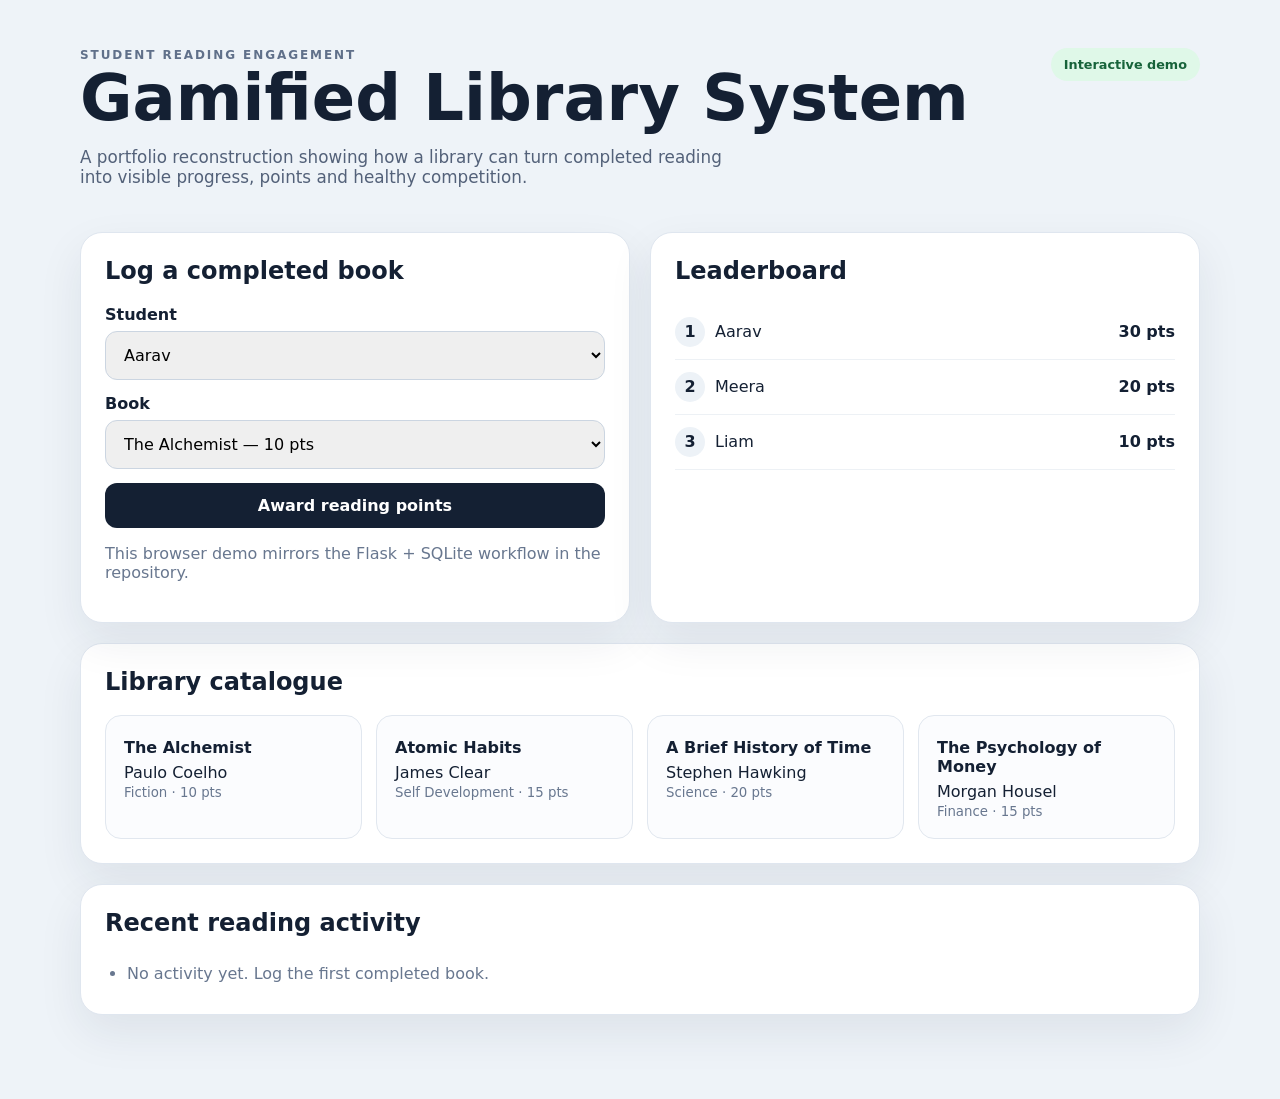
<file: docs/index.html>
<!doctype html>
<html lang="en">
<head>
<meta charset="utf-8">
<meta name="viewport" content="width=device-width,initial-scale=1">
<title>Gamified Library System — Live Demo</title>
<style>
*{box-sizing:border-box}body{margin:0;font-family:Inter,ui-sans-serif,system-ui,-apple-system,sans-serif;background:#eef3f8;color:#142033}.shell{width:min(1120px,92%);margin:auto;padding:48px 0 64px}.top{display:flex;justify-content:space-between;gap:24px;align-items:flex-start;margin-bottom:28px}.eyebrow{font-size:.75rem;font-weight:800;letter-spacing:.16em;text-transform:uppercase;color:#60708a}h1{font-size:clamp(2.2rem,6vw,4rem);margin:.25rem 0 .6rem;line-height:1}.sub{font-size:1.05rem;color:#536179;max-width:650px}.badge{background:#dff8e8;color:#17633a;padding:9px 13px;border-radius:999px;font-size:.8rem;font-weight:800;white-space:nowrap}.grid{display:grid;grid-template-columns:1fr 1fr;gap:20px}.card{background:#fff;border:1px solid #dfe6ef;border-radius:22px;padding:24px;box-shadow:0 18px 45px rgba(25,42,70,.08);margin-bottom:20px}h2{margin-top:0}label{display:block;font-weight:700;margin:14px 0 7px}select,button{width:100%;padding:13px 14px;border-radius:12px;border:1px solid #cbd5e1;font:inherit}button{margin-top:14px;border:0;background:#142033;color:#fff;font-weight:800;cursor:pointer}button:hover{transform:translateY(-1px)}.leader{list-style:none;padding:0;margin:0}.leader li{display:flex;align-items:center;justify-content:space-between;padding:12px 0;border-bottom:1px solid #edf1f5}.rank{display:flex;gap:10px;align-items:center}.dot{width:30px;height:30px;border-radius:50%;display:grid;place-items:center;background:#edf2f7;font-weight:800}.books{display:grid;grid-template-columns:repeat(4,1fr);gap:14px}.book{border:1px solid #e1e7ef;border-radius:16px;padding:18px;background:#fbfcfe}.book h3{margin:.2rem 0 .4rem;font-size:1rem}.muted{color:#68778f}.activity{margin:0;padding-left:22px}.activity li{padding:7px 0}.toast{position:fixed;right:20px;bottom:20px;background:#142033;color:white;padding:13px 16px;border-radius:12px;opacity:0;transform:translateY(10px);transition:.2s}.toast.show{opacity:1;transform:none}@media(max-width:760px){.grid{grid-template-columns:1fr}.books{grid-template-columns:1fr 1fr}.top{display:block}.badge{display:inline-block;margin-top:10px}}@media(max-width:480px){.books{grid-template-columns:1fr}}
</style>
</head>
<body>
<main class="shell">
<div class="top"><div><div class="eyebrow">Student Reading Engagement</div><h1>Gamified Library System</h1><p class="sub">A portfolio reconstruction showing how a library can turn completed reading into visible progress, points and healthy competition.</p></div><span class="badge">Interactive demo</span></div>
<section class="grid">
<div class="card"><h2>Log a completed book</h2><label for="student">Student</label><select id="student"></select><label for="book">Book</label><select id="book"></select><button id="award">Award reading points</button><p class="muted">This browser demo mirrors the Flask + SQLite workflow in the repository.</p></div>
<div class="card"><h2>Leaderboard</h2><ol class="leader" id="leader"></ol></div>
</section>
<section class="card"><h2>Library catalogue</h2><div class="books" id="books"></div></section>
<section class="card"><h2>Recent reading activity</h2><ul class="activity" id="activity"><li class="muted">No activity yet. Log the first completed book.</li></ul></section>
</main><div class="toast" id="toast">Points awarded</div>
<script>
const students=[{id:1,name:'Aarav',points:30},{id:2,name:'Meera',points:20},{id:3,name:'Liam',points:10}];
const books=[{id:1,title:'The Alchemist',author:'Paulo Coelho',genre:'Fiction',points:10},{id:2,title:'Atomic Habits',author:'James Clear',genre:'Self Development',points:15},{id:3,title:'A Brief History of Time',author:'Stephen Hawking',genre:'Science',points:20},{id:4,title:'The Psychology of Money',author:'Morgan Housel',genre:'Finance',points:15}];
const studentSel=document.querySelector('#student'),bookSel=document.querySelector('#book');
students.forEach(s=>studentSel.add(new Option(s.name,s.id)));books.forEach(b=>bookSel.add(new Option(`${b.title} — ${b.points} pts`,b.id)));
document.querySelector('#books').innerHTML=books.map(b=>`<article class="book"><h3>${b.title}</h3><div>${b.author}</div><small class="muted">${b.genre} · ${b.points} pts</small></article>`).join('');
function renderLeader(){document.querySelector('#leader').innerHTML=[...students].sort((a,b)=>b.points-a.points).map((s,i)=>`<li><span class="rank"><span class="dot">${i+1}</span>${s.name}</span><strong>${s.points} pts</strong></li>`).join('')}
renderLeader();
document.querySelector('#award').onclick=()=>{const s=students.find(x=>x.id==studentSel.value),b=books.find(x=>x.id==bookSel.value);s.points+=b.points;renderLeader();const activity=document.querySelector('#activity');if(activity.querySelector('.muted'))activity.innerHTML='';activity.insertAdjacentHTML('afterbegin',`<li>${s.name} completed <strong>${b.title}</strong> (+${b.points} pts)</li>`);const t=document.querySelector('#toast');t.classList.add('show');setTimeout(()=>t.classList.remove('show'),1300)};
</script>
</body></html>
</file>
